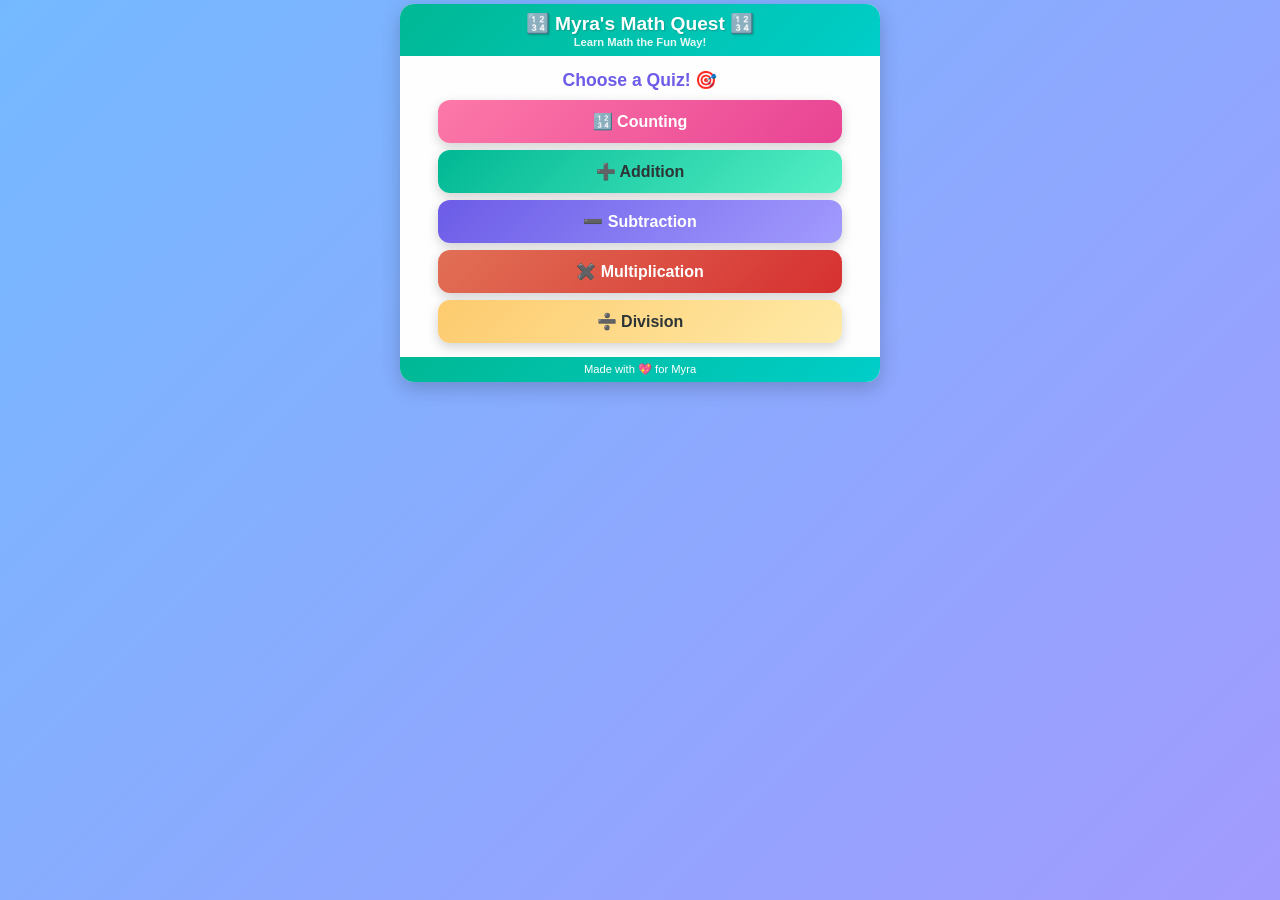
<file: index.html>
<!DOCTYPE html>
<html lang="en">
<head>
    <meta charset="UTF-8">
    <meta name="viewport" content="width=device-width, initial-scale=1.0">
    <meta name="description" content="A colorful animated math quiz app for Myra to learn multiplication, addition, subtraction and division">
    <title>Myra's Math Quest</title>
    <link rel="stylesheet" href="style.css">
</head>
<body>
    <div class="container">
        <header>
            <h1>🔢 Myra's Math Quest 🔢</h1>
            <p class="subtitle">Learn Math the Fun Way!</p>
        </header>

        <main>
            <!-- Quiz Type Selection -->
            <div id="quiz-menu" class="quiz-menu">
                <p class="menu-title">Choose a Quiz! 🎯</p>
                <button class="quiz-type-btn counting-btn" data-type="counting">
                    🔢 Counting
                </button>
                <button class="quiz-type-btn add-btn" data-type="addition">
                    ➕ Addition
                </button>
                <button class="quiz-type-btn subtract-btn" data-type="subtraction">
                    ➖ Subtraction
                </button>
                <button class="quiz-type-btn multiply-btn" data-type="multiplication">
                    ✖️ Multiplication
                </button>
                <button class="quiz-type-btn divide-btn" data-type="division">
                    ➗ Division
                </button>
            </div>

            <!-- Quiz Container -->
            <div id="quiz-container" style="display: none;">
                <!-- Score and Question Display -->
                <div class="stats-bar">
                    <div class="stat">
                        <span id="question-number" class="stat-label">Question 1 of 10</span>
                    </div>
                    <div class="stat">
                        <span id="score" class="stat-value">✅ 0 / 10</span>
                    </div>
                </div>

                <!-- Equation Display (hidden for counting) -->
                <div class="equation-area" id="equation-area">
                    <div class="equation-display">
                        <span id="num1" class="number">10</span>
                        <span id="operator" class="operator">×</span>
                        <span id="num2" class="number">10</span>
                        <span class="operator">=</span>
                        <span id="result" class="number result">?</span>
                    </div>
                </div>

                <!-- Counting Area (shown only for counting quiz) -->
                <div class="counting-area" id="counting-area" style="display: none;">
                    <div class="counting-label" id="counting-label">How many 🍎?</div>
                    <div class="counting-objects" id="counting-objects"></div>
                </div>

                <!-- Block Animation Area -->
                <div id="blocks-container" class="blocks-container">
                    <!-- Animated blocks will appear here -->
                </div>

                <!-- Answer Buttons -->
                <div class="answer-buttons" id="answer-buttons">
                    <!-- Answer buttons will be generated here -->
                </div>

                <!-- Feedback Message -->
                <div id="feedback" class="feedback"></div>

                <!-- Controls -->
                <div class="controls">
                    <button id="show-answer-btn" class="control-btn show-btn">
                        👀 Show Answer
                    </button>
                    <button id="next-btn" class="control-btn next-btn" style="display: none;">
                        ➡️ Next Question
                    </button>
                </div>

                <!-- Navigation Buttons -->
                <div class="nav-buttons">
                    <button class="nav-btn home-btn" onclick="location.reload()">
                        🏠 Home
                    </button>
                </div>
            </div>

            <!-- Results Container -->
            <div id="results-container" style="display: none;">
                <!-- Navigation Buttons -->
                <div class="nav-buttons">
                    <button class="nav-btn home-btn" onclick="location.reload()">
                        🏠 Home
                    </button>
                </div>

                <div class="results-screen">
                    <div class="results-emoji" id="results-emoji">🏆</div>
                    <h2 class="results-message" id="results-message">AMAZING!</h2>
                    <div class="stars-grid" id="stars-grid">
                        <!-- Individual star emojis rendered by JS -->
                    </div>
                    <div class="results-text" id="results-text">Myra got 10 stars!</div>
                    <button id="play-again-btn" class="start-quiz-btn" onclick="location.reload()">
                        🎮 Play Again!
                    </button>
                </div>
            </div>
        </main>

        <footer>
            <p>Made with 💖 for Myra</p>
        </footer>
    </div>

    <!-- Celebration Animation -->
    <div id="celebration" class="celebration"></div>

    <script src="script.js"></script>
</body>
</html>
</file>
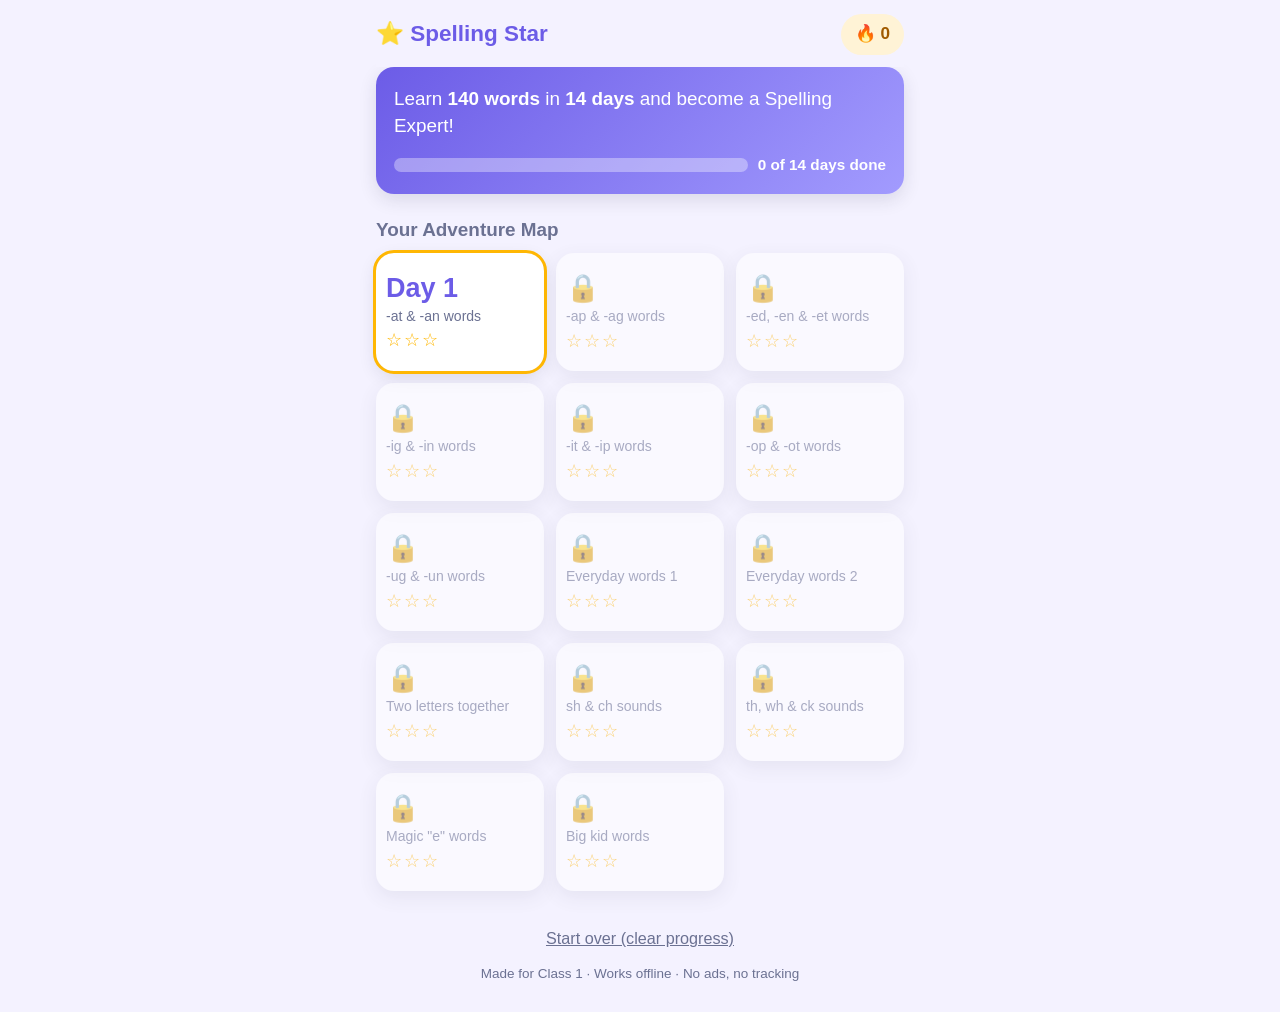
<file: spelling-star/index.html>
<!DOCTYPE html>
<html lang="en">
<head>
  <meta charset="UTF-8" />
  <meta name="viewport" content="width=device-width, initial-scale=1.0, viewport-fit=cover" />
  <meta name="theme-color" content="#6c5ce7" />
  <meta name="description" content="A fun 14-day spelling adventure for Class 1 students." />
  <title>Spelling Star — 14 Day Adventure</title>
  <link rel="stylesheet" href="style.css" />
  <link rel="icon" href="data:image/svg+xml,<svg xmlns='http://www.w3.org/2000/svg' viewBox='0 0 100 100'><text y='.9em' font-size='90'>⭐</text></svg>" />
</head>
<body>
  <div class="app">

    <!-- ============ TOP BAR ============ -->
    <header class="topbar">
      <button id="backBtn" class="icon-btn hidden" aria-label="Go back">←</button>
      <h1 id="topTitle">⭐ Spelling Star</h1>
      <div id="streakChip" class="chip" aria-label="Day streak">🔥 0</div>
    </header>

    <!-- ============ HOME: THE 14 DAY MAP ============ -->
    <main id="screen-home" class="screen">
      <section class="hero">
        <p class="hero-text">Learn <strong>140 words</strong> in <strong>14 days</strong> and become a Spelling Expert!</p>
        <div class="progress-wrap">
          <div class="progressbar"><div id="overallBar" class="bar"></div></div>
          <span id="overallText" class="progress-text">0 of 14 days done</span>
        </div>
      </section>

      <div id="expertBadge" class="badge hidden">
        <div class="badge-star">🏆</div>
        <div>
          <h2>Spelling Expert!</h2>
          <p>You finished all 14 days. Amazing work!</p>
        </div>
      </div>

      <h2 class="section-title">Your Adventure Map</h2>
      <div id="homeGrid" class="home-grid"><!-- day cards injected by script.js --></div>

      <footer class="footer">
        <button id="resetBtn" class="link-btn">Start over (clear progress)</button>
        <p class="tiny">Made for Class 1 · Works offline · No ads, no tracking</p>
      </footer>
    </main>

    <!-- ============ DAY: LEARN + QUIZ ============ -->
    <main id="screen-day" class="screen hidden">
      <div class="progress-wrap thin">
        <div class="progressbar"><div id="dayBar" class="bar"></div></div>
        <span id="dayStepText" class="progress-text">Step 1</span>
      </div>
      <div id="stage" class="stage"><!-- activity injected by script.js --></div>
    </main>

    <!-- ============ RESULT ============ -->
    <main id="screen-result" class="screen hidden">
      <div class="result-card">
        <div id="resultStars" class="stars big">☆☆☆</div>
        <h2 id="resultTitle">Well done!</h2>
        <p id="resultScore" class="result-score"></p>
        <div id="resultMissed" class="missed"></div>
        <button id="againBtn" class="btn btn-accent">🔁 Practice this day again</button>
        <button id="mapBtn" class="btn btn-primary">🗺️ Back to the map</button>
      </div>
    </main>

  </div>

  <script src="script.js"></script>
</body>
</html>
</file>
<file: style.css>
/* Reset and Base Styles */
* {
    margin: 0;
    padding: 0;
    box-sizing: border-box;
}

body {
    font-family: 'Segoe UI', 'Nunito', 'Arial Rounded MT Bold', sans-serif;
    background: linear-gradient(135deg, #74b9ff 0%, #a29bfe 100%);
    min-height: 100vh;
    padding: 4px;
    color: #2d3436;
    overflow-x: hidden;
}

.container {
    max-width: 480px;
    margin: 0 auto;
    background: #fefefe;
    border-radius: 14px;
    box-shadow: 0 6px 20px rgba(0, 0, 0, 0.2);
    overflow: hidden;
}

/* Header */
header {
    background: linear-gradient(135deg, #00b894 0%, #00cec9 100%);
    padding: 8px 10px;
    text-align: center;
    color: white;
}

header h1 {
    font-size: 1.2rem;
    margin-bottom: 1px;
    text-shadow: 1px 1px 2px rgba(0, 0, 0, 0.2);
}

.subtitle {
    font-size: 0.7rem;
    font-weight: 600;
    opacity: 0.9;
}

/* Main Content */
main {
    padding: 8px 10px;
}

/* Stats Bar */
.stats-bar {
    display: flex;
    justify-content: space-between;
    margin-bottom: 6px;
    gap: 6px;
}

.stat {
    background: linear-gradient(135deg, #dfe6e9 0%, #b2bec3 100%);
    padding: 5px 8px;
    border-radius: 8px;
    flex: 1;
    text-align: center;
}

.stat-label {
    display: block;
    font-size: 0.7rem;
    font-weight: 700;
    color: #636e72;
}

.stat-value {
    display: block;
    font-size: 0.9rem;
    font-weight: 700;
    color: #d63031;
}

/* Equation Area */
.equation-area {
    margin: 6px 0;
}

.equation-display {
    display: flex;
    justify-content: center;
    align-items: center;
    gap: 8px;
    font-size: 1.6rem;
    font-weight: bold;
    padding: 8px;
    background: linear-gradient(135deg, #ffeaa7 0%, #fdcb6e 100%);
    border-radius: 10px;
    box-shadow: 0 3px 10px rgba(0, 0, 0, 0.1);
}

.number {
    color: #d63031;
    animation: numberPop 0.4s ease-out;
}

.result {
    color: #00b894;
}

.operator {
    color: #6c5ce7;
}

@keyframes numberPop {
    0% { transform: scale(0); }
    50% { transform: scale(1.15); }
    100% { transform: scale(1); }
}

/* Counting Area */
.counting-area {
    margin: 6px 0;
    padding: 10px;
    background: linear-gradient(135deg, #ffeaa7 0%, #fdcb6e 100%);
    border-radius: 10px;
    text-align: center;
    box-shadow: 0 3px 10px rgba(0, 0, 0, 0.1);
}

.counting-label {
    font-size: 0.85rem;
    font-weight: 700;
    color: #2d3436;
    margin-bottom: 6px;
}

.counting-objects {
    display: flex;
    flex-wrap: wrap;
    justify-content: center;
    gap: 4px;
}

.count-obj {
    font-size: 1.4rem;
    animation: countPop 0.3s ease-out both;
    display: inline-block;
}

@keyframes countPop {
    0% { transform: scale(0); opacity: 0; }
    60% { transform: scale(1.2); opacity: 1; }
    100% { transform: scale(1); opacity: 1; }
}

/* Blocks Container */
.blocks-container {
    margin: 5px 0;
    padding: 6px;
    background: linear-gradient(135deg, #dfe6e9 0%, #b2bec3 100%);
    border-radius: 10px;
    display: flex;
    flex-wrap: wrap;
    gap: 4px;
    justify-content: center;
    align-items: center;
    max-height: 100px;
    overflow-y: auto;
}

.blocks-container:empty {
    display: none;
}

.block {
    width: 24px;
    height: 24px;
    border-radius: 5px;
    animation: blockAppear 0.4s ease-out;
    box-shadow: 0 2px 4px rgba(0, 0, 0, 0.15);
    display: flex;
    align-items: center;
    justify-content: center;
    color: white;
    font-weight: bold;
    font-size: 0.55rem;
}

.block-group {
    display: flex;
    flex-wrap: wrap;
    gap: 3px;
    padding: 4px;
    background: rgba(255, 255, 255, 0.5);
    border-radius: 6px;
    margin: 2px;
    animation: groupAppear 0.5s ease-out;
}

@keyframes blockAppear {
    0% { transform: scale(0) rotate(0deg); opacity: 0; }
    50% { transform: scale(1.2) rotate(180deg); }
    100% { transform: scale(1) rotate(360deg); opacity: 1; }
}

@keyframes groupAppear {
    0% { transform: translateY(-20px); opacity: 0; }
    100% { transform: translateY(0); opacity: 1; }
}

/* Answer Buttons */
.answer-buttons {
    display: grid;
    grid-template-columns: repeat(2, 1fr);
    gap: 6px;
    margin: 6px 0;
}

.answer-btn {
    padding: 10px;
    font-size: 1rem;
    font-weight: bold;
    border: none;
    border-radius: 10px;
    background: linear-gradient(135deg, #e17055 0%, #d63031 100%);
    color: white;
    cursor: pointer;
    transition: all 0.2s ease;
    box-shadow: 0 3px 8px rgba(0, 0, 0, 0.15);
    min-height: 40px;
}

.answer-btn:hover {
    transform: translateY(-2px);
    box-shadow: 0 5px 12px rgba(0, 0, 0, 0.25);
}

.answer-btn:active {
    transform: translateY(0);
}

.answer-btn.correct {
    background: linear-gradient(135deg, #00b894 0%, #55efc4 100%);
    animation: correctAnswer 0.5s ease-out;
}

.answer-btn.incorrect {
    background: linear-gradient(135deg, #636e72 0%, #b2bec3 100%);
    animation: shake 0.4s ease-out;
}

@keyframes correctAnswer {
    0%, 100% { transform: scale(1); }
    50% { transform: scale(1.06); }
}

@keyframes shake {
    0%, 100% { transform: translateX(0); }
    25% { transform: translateX(-6px); }
    75% { transform: translateX(6px); }
}

/* Feedback */
.feedback {
    text-align: center;
    font-size: 0.9rem;
    font-weight: bold;
    margin: 4px 0;
    min-height: 24px;
    display: flex;
    align-items: center;
    justify-content: center;
}

.feedback.correct {
    color: #00b894;
}

.feedback.incorrect {
    color: #d63031;
}

/* Controls */
.controls {
    display: flex;
    gap: 6px;
    justify-content: center;
    margin: 5px 0;
}

.control-btn {
    padding: 8px 16px;
    font-size: 0.8rem;
    font-weight: bold;
    border: none;
    border-radius: 8px;
    cursor: pointer;
    transition: all 0.2s ease;
    box-shadow: 0 2px 6px rgba(0, 0, 0, 0.15);
}

.show-btn {
    background: linear-gradient(135deg, #6c5ce7 0%, #a29bfe 100%);
    color: white;
}

.next-btn {
    background: linear-gradient(135deg, #fdcb6e 0%, #ffeaa7 100%);
    color: #2d3436;
}

.control-btn:hover {
    transform: translateY(-2px);
}

/* Celebration */
.celebration {
    position: fixed;
    top: 0;
    left: 0;
    width: 100%;
    height: 100%;
    pointer-events: none;
    z-index: 1000;
}

.confetti {
    position: absolute;
    width: 8px;
    height: 8px;
    animation: confettiFall 2.5s ease-out forwards;
}

@keyframes confettiFall {
    0% { transform: translateY(-80px) rotate(0deg); opacity: 1; }
    100% { transform: translateY(100vh) rotate(720deg); opacity: 0; }
}

/* Footer */
footer {
    background: linear-gradient(135deg, #00b894 0%, #00cec9 100%);
    padding: 6px;
    text-align: center;
    color: white;
    font-size: 0.7rem;
}

/* Navigation Buttons */
.nav-buttons {
    display: flex;
    gap: 6px;
    margin-top: 5px;
    justify-content: center;
}

.nav-btn {
    padding: 6px 14px;
    font-size: 0.75rem;
    font-weight: bold;
    color: white;
    border: none;
    border-radius: 8px;
    cursor: pointer;
    box-shadow: 0 2px 6px rgba(0, 0, 0, 0.15);
    transition: transform 0.2s ease;
}

.nav-btn:hover {
    transform: translateY(-1px);
}

.home-btn {
    background: linear-gradient(135deg, #636e72 0%, #2d3436 100%);
}

/* Quiz Menu */
.quiz-menu {
    display: flex;
    flex-direction: column;
    gap: 7px;
    padding: 6px 0;
    align-items: center;
}

.menu-title {
    font-size: 1.1rem;
    font-weight: bold;
    color: #6c5ce7;
    text-align: center;
    margin-bottom: 2px;
}

.quiz-type-btn {
    display: block;
    width: 100%;
    max-width: 88%;
    padding: 12px;
    font-size: 1rem;
    font-weight: bold;
    color: white;
    border: none;
    border-radius: 12px;
    cursor: pointer;
    box-shadow: 0 4px 12px rgba(0, 0, 0, 0.18);
    transition: transform 0.2s ease;
}

.quiz-type-btn:hover {
    transform: translateY(-2px) scale(1.02);
}

.counting-btn {
    background: linear-gradient(135deg, #fd79a8 0%, #e84393 100%);
}

.multiply-btn {
    background: linear-gradient(135deg, #e17055 0%, #d63031 100%);
}

.add-btn {
    background: linear-gradient(135deg, #00b894 0%, #55efc4 100%);
    color: #2d3436;
}

.subtract-btn {
    background: linear-gradient(135deg, #6c5ce7 0%, #a29bfe 100%);
}

.divide-btn {
    background: linear-gradient(135deg, #fdcb6e 0%, #ffeaa7 100%);
    color: #2d3436;
}

/* Start/Play Again Button */
.start-quiz-btn {
    display: block;
    width: 100%;
    max-width: 80%;
    margin: 12px auto;
    padding: 12px;
    font-size: 1.1rem;
    font-weight: bold;
    color: white;
    background: linear-gradient(135deg, #00b894 0%, #00cec9 100%);
    border: none;
    border-radius: 12px;
    cursor: pointer;
    box-shadow: 0 5px 14px rgba(0, 0, 0, 0.2);
    transition: transform 0.2s ease;
}

.start-quiz-btn:hover {
    transform: translateY(-2px);
}

/* Results Screen */
.results-screen {
    text-align: center;
    padding: 12px 8px;
    animation: fadeIn 0.4s ease-in;
}

.results-emoji {
    font-size: 3rem;
    margin-bottom: 6px;
    animation: bounce 1s ease-in-out infinite;
}

@keyframes bounce {
    0%, 100% { transform: translateY(0); }
    50% { transform: translateY(-4px); }
}

.results-message {
    font-size: 1.2rem;
    color: #d63031;
    margin-bottom: 8px;
}

/* Stars Grid on Results Screen */
.stars-grid {
    display: flex;
    flex-wrap: wrap;
    justify-content: center;
    gap: 5px;
    margin: 8px 0;
    padding: 8px;
}

.star-item {
    font-size: 1.8rem;
    animation: starPop 0.5s ease-out both;
    display: inline-block;
}

@keyframes starPop {
    0% { transform: scale(0) rotate(0deg); opacity: 0; }
    50% { transform: scale(1.3) rotate(180deg); opacity: 1; }
    100% { transform: scale(1) rotate(360deg); opacity: 1; }
}

.results-text {
    font-size: 1.1rem;
    font-weight: bold;
    color: #fdcb6e;
    margin: 6px 0 12px;
    text-shadow: 1px 1px 2px rgba(0, 0, 0, 0.15);
}

@keyframes fadeIn {
    from { opacity: 0; transform: scale(0.95); }
    to { opacity: 1; transform: scale(1); }
}

/* Accessibility */
button:focus {
    outline: 2px solid #fdcb6e;
    outline-offset: 2px;
}

@media (prefers-reduced-motion: reduce) {
    * {
        animation: none !important;
        transition: none !important;
    }
}
</file>
<file: spelling-star/style.css>
/* ============================================================
   Spelling Star — mobile-first styles
   Design rules: big touch targets (>=52px), high contrast,
   friendly rounded shapes, simple fonts.
   ============================================================ */

:root {
  --primary: #6c5ce7;
  --primary-dark: #5341d6;
  --accent: #00b894;
  --warm: #ff7a59;
  --sun: #ffb703;
  --ink: #1f2340;
  --muted: #6b7192;
  --bg: #f4f2ff;
  --card: #ffffff;
  --ok: #00a86b;
  --bad: #e63946;
  --radius: 18px;
  --shadow: 0 6px 18px rgba(31, 35, 64, 0.12);
}

* { box-sizing: border-box; -webkit-tap-highlight-color: transparent; }

html, body {
  margin: 0;
  padding: 0;
  background: var(--bg);
  color: var(--ink);
  font-family: "Comic Sans MS", "Chalkboard SE", "Segoe UI", Verdana, sans-serif;
  font-size: 18px;
  line-height: 1.45;
  -webkit-text-size-adjust: 100%;
}

.app {
  max-width: 560px;
  margin: 0 auto;
  padding: 0 16px calc(28px + env(safe-area-inset-bottom));
}

.hidden { display: none !important; }

/* ---------------- Top bar ---------------- */
.topbar {
  position: sticky;
  top: 0;
  z-index: 10;
  display: flex;
  align-items: center;
  gap: 10px;
  padding: 14px 0 12px;
  background: var(--bg);
}

.topbar h1 {
  flex: 1;
  margin: 0;
  font-size: 1.25rem;
  color: var(--primary);
}

.icon-btn {
  width: 48px;
  height: 48px;
  border: none;
  border-radius: 14px;
  background: var(--card);
  box-shadow: var(--shadow);
  font-size: 1.4rem;
  color: var(--primary);
  cursor: pointer;
}

.chip {
  background: #fff3d6;
  color: #a05a00;
  border-radius: 999px;
  padding: 8px 14px;
  font-weight: bold;
  font-size: 0.95rem;
  white-space: nowrap;
}

/* ---------------- Home ---------------- */
.hero {
  background: linear-gradient(135deg, var(--primary), #a29bfe);
  color: #fff;
  border-radius: var(--radius);
  padding: 18px;
  box-shadow: var(--shadow);
}

.hero-text { margin: 0 0 14px; font-size: 1.05rem; }

.progress-wrap { display: flex; align-items: center; gap: 10px; }
.progress-wrap.thin { margin: 6px 0 14px; }

.progressbar {
  flex: 1;
  height: 14px;
  background: rgba(255, 255, 255, 0.35);
  border-radius: 999px;
  overflow: hidden;
}

.thin .progressbar { background: #e2ddff; }

.bar {
  height: 100%;
  width: 0%;
  background: var(--sun);
  border-radius: 999px;
  transition: width 0.35s ease;
}

.progress-text { font-size: 0.85rem; font-weight: bold; white-space: nowrap; }
.thin .progress-text { color: var(--muted); }

.section-title {
  font-size: 1.05rem;
  color: var(--muted);
  margin: 22px 0 10px;
}

.home-grid {
  display: grid;
  grid-template-columns: repeat(2, 1fr);
  gap: 12px;
}

@media (min-width: 460px) {
  .home-grid { grid-template-columns: repeat(3, 1fr); }
}

.day-card {
  min-height: 118px;
  border: none;
  border-radius: var(--radius);
  background: var(--card);
  box-shadow: var(--shadow);
  padding: 12px 10px;
  text-align: center;
  cursor: pointer;
  display: flex;
  flex-direction: column;
  justify-content: center;
  gap: 4px;
  font-family: inherit;
  color: var(--ink);
  transition: transform 0.12s ease;
}

.day-card:active { transform: scale(0.96); }

.day-card .num { font-size: 1.5rem; font-weight: bold; color: var(--primary); }
.day-card .focus { font-size: 0.78rem; color: var(--muted); line-height: 1.25; }
.day-card .stars { font-size: 1rem; color: var(--sun); letter-spacing: 2px; }

.day-card.done { background: #e9fbf3; }
.day-card.next { outline: 3px solid var(--sun); }
.day-card.locked { opacity: 0.55; }
.day-card.locked .num { color: var(--muted); }

.badge {
  display: flex;
  align-items: center;
  gap: 14px;
  margin-top: 16px;
  padding: 16px;
  border-radius: var(--radius);
  background: linear-gradient(135deg, var(--sun), var(--warm));
  color: #fff;
  box-shadow: var(--shadow);
}

.badge h2 { margin: 0; font-size: 1.15rem; }
.badge p { margin: 2px 0 0; font-size: 0.9rem; }
.badge-star { font-size: 2.4rem; }

.footer { margin-top: 26px; text-align: center; }
.link-btn {
  background: none;
  border: none;
  color: var(--muted);
  text-decoration: underline;
  font-family: inherit;
  font-size: 0.9rem;
  padding: 12px;
  cursor: pointer;
}
.tiny { font-size: 0.75rem; color: var(--muted); margin: 4px 0 0; }

/* ---------------- Stage (activities) ---------------- */
.stage {
  background: var(--card);
  border-radius: var(--radius);
  box-shadow: var(--shadow);
  padding: 20px 16px 24px;
  text-align: center;
}

.stage-kicker {
  font-size: 0.85rem;
  color: var(--muted);
  text-transform: uppercase;
  letter-spacing: 1px;
  margin: 0 0 4px;
}

.stage-title { margin: 0 0 16px; font-size: 1.15rem; }

.word-big {
  font-size: 2.6rem;
  font-weight: bold;
  letter-spacing: 6px;
  color: var(--primary);
  margin: 10px 0;
  word-break: break-word;
}

.word-hidden {
  font-size: 2.4rem;
  letter-spacing: 8px;
  color: var(--muted);
  margin: 10px 0;
}

.answer-slot {
  min-height: 62px;
  border: 3px dashed #cfc9f5;
  border-radius: 14px;
  display: flex;
  align-items: center;
  justify-content: center;
  font-size: 2rem;
  font-weight: bold;
  letter-spacing: 6px;
  color: var(--ink);
  margin: 14px 0;
  padding: 6px 10px;
  word-break: break-all;
}

.answer-slot.correct { border-color: var(--ok); background: #e9fbf3; color: var(--ok); }
.answer-slot.wrong { border-color: var(--bad); background: #ffecec; color: var(--bad); animation: shake 0.35s; }

@keyframes shake {
  0%, 100% { transform: translateX(0); }
  25% { transform: translateX(-8px); }
  75% { transform: translateX(8px); }
}

.tiles, .options {
  display: flex;
  flex-wrap: wrap;
  justify-content: center;
  gap: 10px;
  margin: 12px 0;
}

.tile, .option {
  min-width: 56px;
  min-height: 56px;
  border: none;
  border-radius: 14px;
  background: #eeeaff;
  color: var(--primary-dark);
  font-family: inherit;
  font-size: 1.5rem;
  font-weight: bold;
  text-transform: uppercase;
  cursor: pointer;
  box-shadow: 0 3px 0 #d6cff8;
}

.tile:active, .option:active { transform: translateY(2px); box-shadow: none; }
.tile.used { opacity: 0.3; pointer-events: none; }

.keyboard {
  display: grid;
  grid-template-columns: repeat(7, 1fr);
  gap: 6px;
  margin: 14px 0;
}

.key {
  min-height: 52px;
  border: none;
  border-radius: 10px;
  background: #eeeaff;
  color: var(--primary-dark);
  font-family: inherit;
  font-size: 1.15rem;
  font-weight: bold;
  text-transform: uppercase;
  cursor: pointer;
  box-shadow: 0 3px 0 #d6cff8;
}

.key.wide { grid-column: span 2; background: #ffe3d9; color: #b3452a; box-shadow: 0 3px 0 #f4c9ba; }
.key:active { transform: translateY(2px); box-shadow: none; }

/* ---------------- Buttons ---------------- */
.btn {
  display: block;
  width: 100%;
  min-height: 56px;
  margin: 10px 0 0;
  border: none;
  border-radius: 16px;
  font-family: inherit;
  font-size: 1.05rem;
  font-weight: bold;
  color: #fff;
  cursor: pointer;
  box-shadow: var(--shadow);
}

.btn-primary { background: var(--primary); }
.btn-accent { background: var(--accent); }
.btn-warm { background: var(--warm); }
.btn-ghost { background: #eeeaff; color: var(--primary-dark); box-shadow: none; }
.btn:active { transform: translateY(2px); }

.speak-btn {
  min-width: 64px;
  min-height: 64px;
  border-radius: 50%;
  border: none;
  background: var(--sun);
  color: #fff;
  font-size: 1.7rem;
  cursor: pointer;
  box-shadow: var(--shadow);
  margin: 6px auto;
}

.row { display: flex; gap: 10px; }
.row .btn { flex: 1; }

/* ---------------- Feedback ---------------- */
.feedback {
  min-height: 30px;
  font-weight: bold;
  font-size: 1.05rem;
  margin-top: 10px;
}
.feedback.ok { color: var(--ok); }
.feedback.bad { color: var(--bad); }

.hint { color: var(--muted); font-size: 0.9rem; margin: 4px 0 0; }

/* ---------------- Result ---------------- */
.result-card {
  background: var(--card);
  border-radius: var(--radius);
  box-shadow: var(--shadow);
  padding: 26px 18px;
  text-align: center;
}

.stars.big { font-size: 3rem; color: var(--sun); letter-spacing: 6px; }
.result-score { color: var(--muted); }

.missed {
  margin: 14px 0;
  font-size: 0.95rem;
  color: var(--muted);
}
.missed strong { color: var(--warm); }

/* Respect users who prefer less motion */
@media (prefers-reduced-motion: reduce) {
  * { animation: none !important; transition: none !important; }
}
</file>
